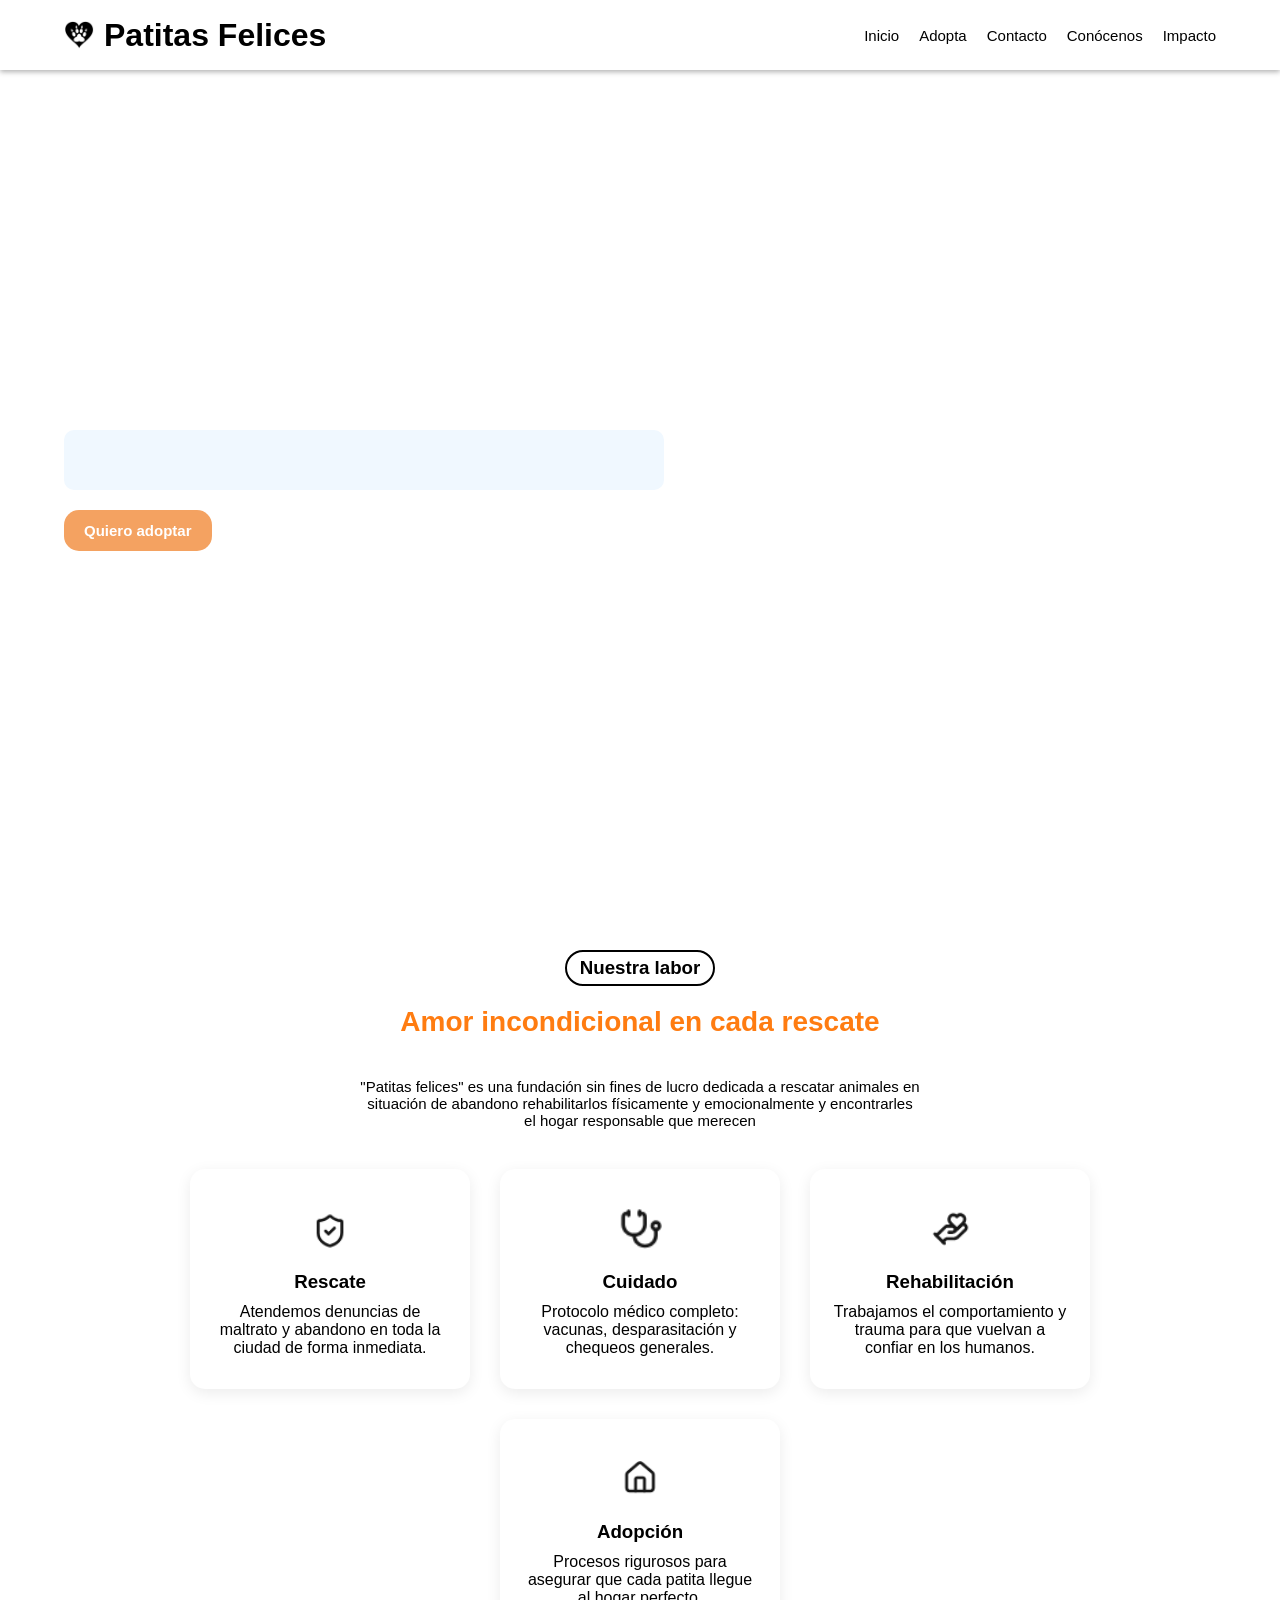
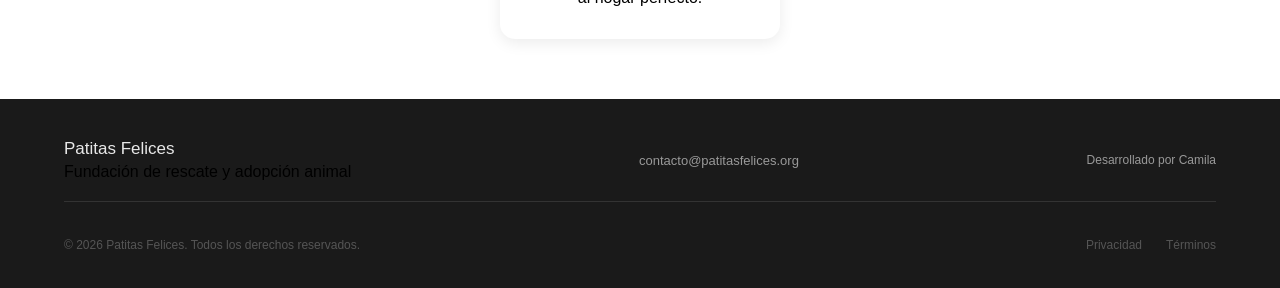
<file: index.html>
<!DOCTYPE html>
<html lang="es">
  <head>
    <meta charset="UTF-8" />
    <meta name="viewport" content="width=, initial-scale=1.0" />
    <title>Patitas felices</title>
    <link rel="stylesheet" href="style/styles.css"/>
  </head>

  <body>
    <header class="header">
      <div class="titulo">
        <img class="logo" src="images/logo.png" alt="Logo de la fundación" />
        <h1>Patitas Felices</h1>
      </div>
      <nav class="navegador">
        <a href="/index.html">Inicio</a>
        <a href="/adoptar.html">Adopta</a>
        <a href="/contacto.html">Contacto</a>
        <a href="/conocenos.html">Conócenos</a>
        <a href="/metricas.html">Impacto</a>
      </nav>
    </header>
    <div class="fondo-header"></div>
    <main>
      <div class="carousel">
        <span>Adopta una mascota</span>
        <span>Ellos también merecen un hogar</span>
        <span>Ayúdanos a salvar vidas</span>
      </div>
     <a href="adoptar.html">
    <button>Quiero adoptar</button>
    </a>
    </main>
    <section class="seccion1">
      <h3 class="h3">Nuestra labor</h3>
      <h1 class="h1-2">Amor incondicional en cada rescate</h1>
      <p class="parrafo">
        "Patitas felices" es una fundación sin fines de lucro dedicada a
        rescatar animales en situación de abandono rehabilitarlos físicamente y
        emocionalmente y encontrarles el hogar responsable que merecen
      </p>
      <div class="cont-tarjetas">
        <div class="tarjeta">
          <img src="/images/scudo.png" alt="scudo" />
          <h3>Rescate</h3>
          <p>
            Atendemos denuncias de maltrato y abandono en toda la ciudad de
            forma inmediata.
          </p>
        </div>

        <div class="tarjeta">
          <img src="/images/stethoscope.png" alt="scudo" />
          <h3>Cuidado</h3>
          <p>
            Protocolo médico completo: vacunas, desparasitación y chequeos
            generales.
          </p>
        </div>

        <div class="tarjeta">
          <img src="/images/hand-heart.png" alt="scudo" />
          <h3>Rehabilitación</h3>
          <p>
            Trabajamos el comportamiento y trauma para que vuelvan a confiar en
            los humanos.
          </p>
        </div>

        <div class="tarjeta">
          <img src="/images/house.png" alt="scudo" />
          <h3>Adopción</h3>
          <p>
            Procesos rigurosos para asegurar que cada patita llegue al hogar
            perfecto.
          </p>
        </div>
      </div>
    </section>

    <footer class="footer">
      <div class="footer-general">
        <div class="footer-nombre">
          <span class="nombre">Patitas Felices</span>
          <span class="eslogan">Fundación de rescate y adopción animal</span>
        </div>

        <a href="contacto@patitasfelices.org" class="pie-correo">
          contacto@patitasfelices.org
        </a>

        <p class="desarrollado-por">Desarrollado por Camila</p>
      </div>

      <div class="copyrigh">
        <hr />
        <span class="derechos"
          >© 2026 Patitas Felices. Todos los derechos reservados.</span
        >
        <div class="enlaces">
          <a href="#">Privacidad</a>
          <a href="#">Términos</a>
        </div>
      </div>
    </footer>
  </body>
</html>
</file>
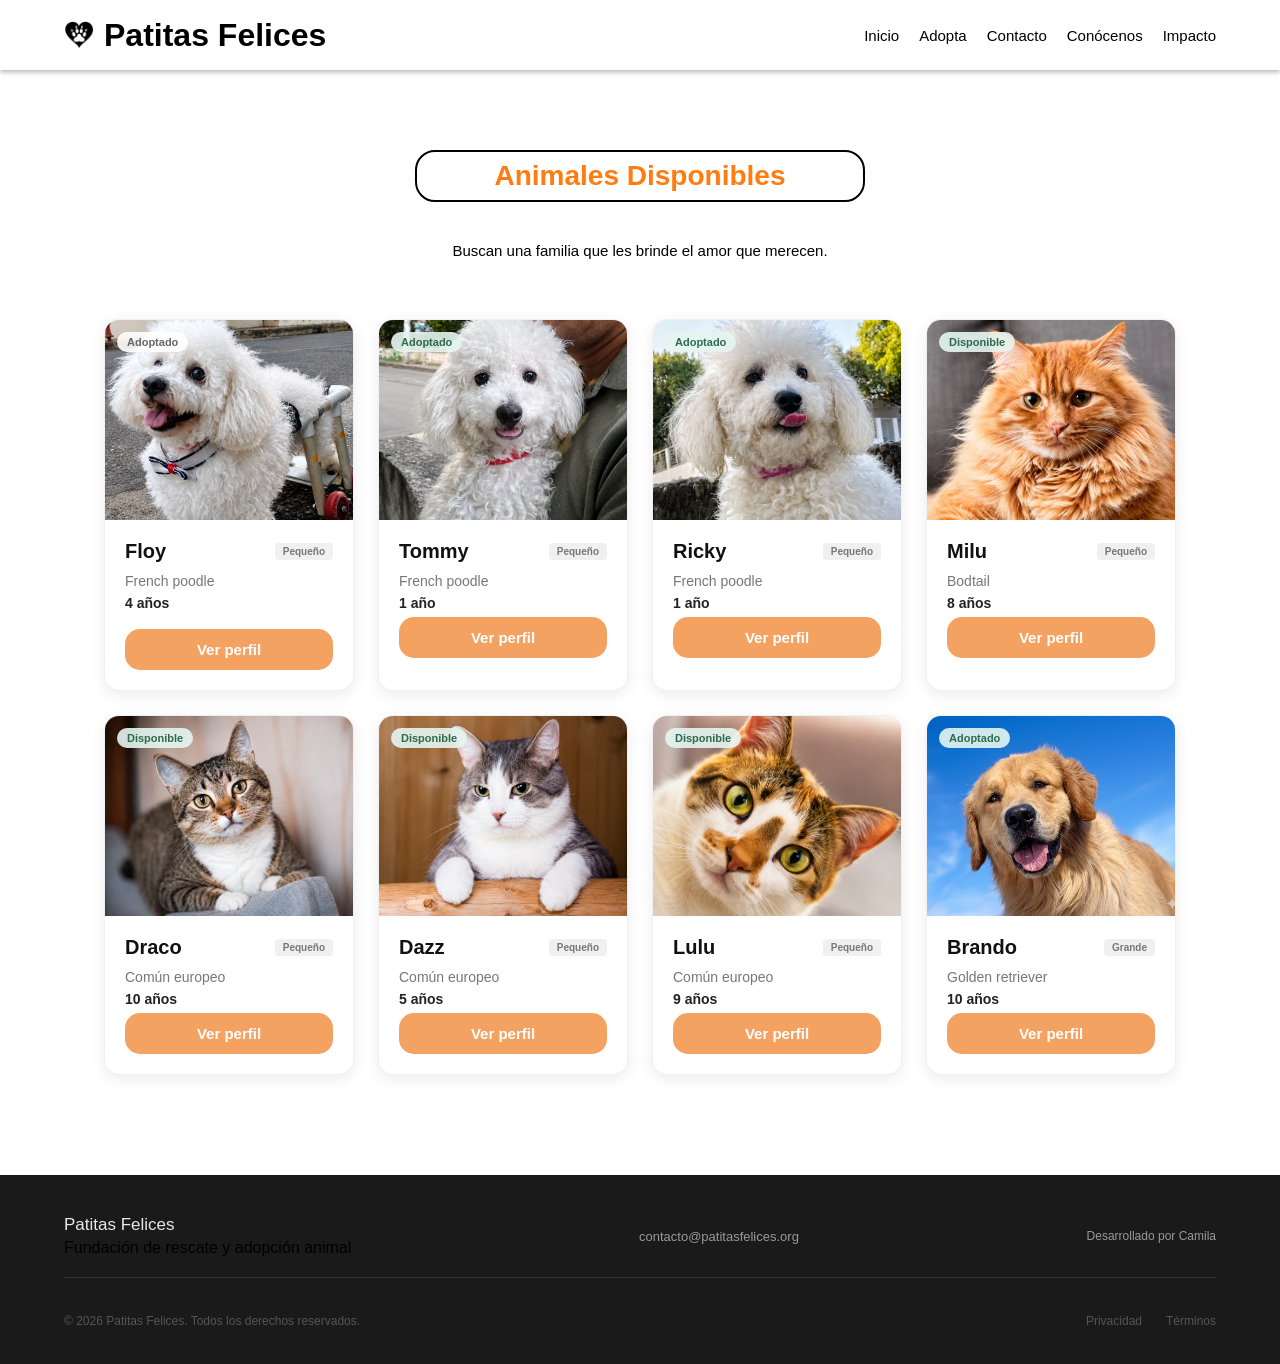
<file: adoptar.html>
<!DOCTYPE html>
<html lang="es">

<head>
    <meta charset="UTF-8">
    <meta name="viewport" content="width=device-width, initial-scale=1.0">
    <title>Adoptar</title>
    <link rel="stylesheet" href="style/styles.css">
</head>

<body>
    <header class="header">
        <div class="titulo">
            <img class="logo" src="images/logo.png" alt="Logo de la fundación" />
            <h1>Patitas Felices</h1>
        </div>
        <nav class="navegador">
            <a href="/index.html">Inicio</a>
            <a href="/adoptar.html">Adopta</a>
            <a href="/contacto.html">Contacto</a>
            <a href="/conocenos.html">Conócenos</a>
            <a href="/metricas.html">Impacto</a>
        </nav>
    </header>
    <div class="fondo-header"></div>

    <section class="seccion-adopta">
    <div class="encabezado-adopta">
        <h2 class="titulo-adopta">Animales Disponibles</h2>
        <p class="texto-adopta">Buscan una familia que les brinde el amor que merecen.</p>
    </div>

    <div class="grid-animales">
        <div class="tarjetas-animales">
            <div class="imagen-contenedor">
                <span class="badge-estado">Adoptado</span>
                <img src="/images/perro1F.png" alt="perro con silla de rueda canina">
            </div>
            <div class="contenido-tarjeta">
                <div class="encabezado-tarjeta">
                    <h3>Floy</h3>
                    <span class="badge-tamano">Pequeño</span>
                </div>
                <p class="raza">French poodle</p>
                <p class="edad">4 años</p>
                <a href="perfil-perro.html"><button class="btn-perfil">Ver perfil</button></a>
            </div>
        </div>

        <div class="tarjetas-animales">
            <div class="imagen-contenedor">
                <span class="badge-estado adoptado">Adoptado</span>
                <img src="/images/perro2T.png" alt="tommy">
            </div>
            <div class="contenido-tarjeta">
                <div class="encabezado-tarjeta">
                    <h3>Tommy</h3>
                    <span class="badge-tamano">Pequeño</span>
                </div>
                <p class="raza">French poodle</p>
                <p class="edad">1 año</p>
               <button class="btn-perfil">Ver perfil</button>
            </div>
        </div>


         <div class="tarjetas-animales">
            <div class="imagen-contenedor">
                <span class="badge-estado adoptado">Adoptado</span>
                <img src="/images/perro3R.png" alt="Ricky">
            </div>
            <div class="contenido-tarjeta">
                <div class="encabezado-tarjeta">
                    <h3>Ricky</h3>
                    <span class="badge-tamano">Pequeño</span>
                </div>
                <p class="raza">French poodle</p>
                <p class="edad">1 año</p>
               <button class="btn-perfil">Ver perfil</button>
            </div>
        </div>

         <div class="tarjetas-animales">
            <div class="imagen-contenedor">
                <span class="badge-estado adoptado">Disponible</span>
                <img src="/images/gatooo1.png" alt="gato">
            </div>
            <div class="contenido-tarjeta">
                <div class="encabezado-tarjeta">
                    <h3>Milu</h3>
                    <span class="badge-tamano">Pequeño</span>
                </div>
                <p class="raza">Bodtail</p>
                <p class="edad">8 años</p>
               <button class="btn-perfil">Ver perfil</button>
            </div>
        </div>


         <div class="tarjetas-animales">
            <div class="imagen-contenedor">
                <span class="badge-estado adoptado">Disponible</span>
                <img src="/images/gatoo2.png" alt="gato">
            </div>
            <div class="contenido-tarjeta">
                <div class="encabezado-tarjeta">
                    <h3>Draco</h3>
                    <span class="badge-tamano">Pequeño</span>
                </div>
                <p class="raza">Común europeo</p>
                <p class="edad">10 años</p>
               <button class="btn-perfil">Ver perfil</button>
            </div>
        </div>

         <div class="tarjetas-animales">
            <div class="imagen-contenedor">
                <span class="badge-estado adoptado">Disponible</span>
                <img src="/images/gatoo3.png" alt="gato">
            </div>
            <div class="contenido-tarjeta">
                <div class="encabezado-tarjeta">
                    <h3>Dazz</h3>
                    <span class="badge-tamano">Pequeño</span>
                </div>
                <p class="raza">Común europeo</p>
                <p class="edad">5 años</p>
               <button class="btn-perfil">Ver perfil</button>
            </div>
        </div>
       

        
         <div class="tarjetas-animales">
            <div class="imagen-contenedor">
                <span class="badge-estado adoptado">Disponible</span>
                <img src="/images/gatoo4.png" alt="gato">
            </div>
            <div class="contenido-tarjeta">
                <div class="encabezado-tarjeta">
                    <h3>Lulu</h3>
                    <span class="badge-tamano">Pequeño</span>
                </div>
                <p class="raza">Común europeo</p>
                <p class="edad">9 años</p>
               <button class="btn-perfil">Ver perfil</button>
            </div>
        </div>

         
         <div class="tarjetas-animales">
            <div class="imagen-contenedor">
                <span class="badge-estado adoptado">Adoptado</span>
                <img src="/images/perroo5.jpeg" alt="perro">
            </div>
            <div class="contenido-tarjeta">
                <div class="encabezado-tarjeta">
                    <h3>Brando</h3>
                    <span class="badge-tamano">Grande</span>
                </div>
                <p class="raza">Golden retriever</p>
                <p class="edad">10 años</p>
               <button class="btn-perfil">Ver perfil</button>
            </div>
        </div>


        </div>
</section>






        <footer class="footer">
            <div class="footer-general">
                <div class="footer-nombre">
                    <span class="nombre">Patitas Felices</span>
                    <span class="eslogan">Fundación de rescate y adopción animal</span>
                </div>

                <a href="contacto@patitasfelices.org" class="pie-correo">
                    contacto@patitasfelices.org
                </a>

                <p class="desarrollado-por">Desarrollado por Camila</p>
            </div>

            <div class="copyrigh">
                <hr />
                <span class="derechos">© 2026 Patitas Felices. Todos los derechos reservados.</span>
                <div class="enlaces">
                    <a href="#">Privacidad</a>
                    <a href="#">Términos</a>
                </div>
            </div>
        </footer>
</body>

</html>
</file>
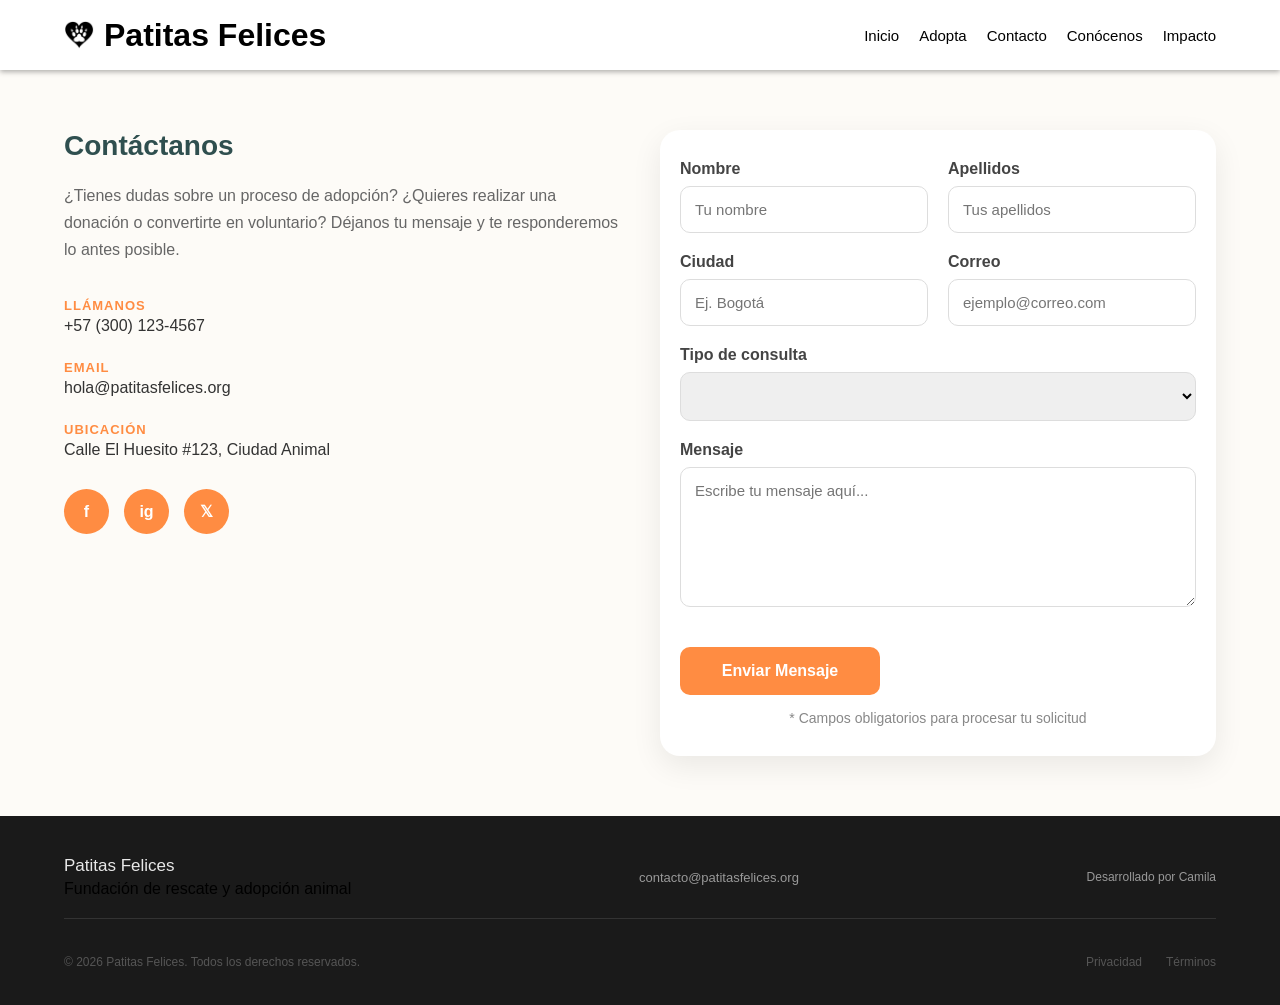
<file: contacto.html>
<!DOCTYPE html>
<html lang="es">

<head>
  <meta charset="UTF-8">
  <meta name="viewport" content="width=device-width, initial-scale=1.0">
  <title>Contacto</title>
  <link rel="stylesheet" href="style/styles.css">
</head>

<body>

  <body>
    <header class="header">
      <div class="titulo">
        <img class="logo" src="images/logo.png" alt="Logo de la fundación" />
        <h1>Patitas Felices</h1>
      </div>
      <nav class="navegador">
        <a href="/index.html">Inicio</a>
        <a href="/adoptar.html">Adopta</a>
        <a href="/contacto.html">Contacto</a>
        <a href="/conocenos.html">Conócenos</a>
        <a href="/metricas.html">Impacto</a>
      </nav>
    </header>
    <div class="fondo-header"></div>

    <section class="seccion-contacto">
      <div class="informacion-contacto">
        <h2>Contáctanos</h2>
        <p>¿Tienes dudas sobre un proceso de adopción? ¿Quieres realizar una donación o convertirte en
          voluntario? Déjanos tu mensaje y te responderemos lo antes posible.</p>

        <div class="dato-contacto">
          <div class="texto-dato">
            <span class="etiqueta-dato">LLÁMANOS</span>
            <span class="valor-dato">+57 (300) 123-4567</span>
          </div>
        </div>

        <div class="dato-contacto">
          <div class="texto-dato">
            <span class="etiqueta-dato">EMAIL</span>
            <span class="valor-dato">hola@patitasfelices.org</span>
          </div>
        </div>

        <div class="dato-contacto">
          <div class="texto-dato">
            <span class="etiqueta-dato">UBICACIÓN</span>
            <span class="valor-dato">Calle El Huesito #123, Ciudad Animal</span>
          </div>
        </div>

        <div class="redes-sociales">
          <a class="enlace-red" href="#">f</a>
          <a class="enlace-red" href="#">ig</a>
          <a class="enlace-red" href="#">𝕏</a>
        </div>
      </div>

      <div class="formulario-contacto">
        <div class="tarjeta-formulario">
          <div class="fila-formulario">
            <div class="grupo-formulario">
              <label for="nombre">Nombre</label>
              <input type="text" id="nombre" placeholder="Tu nombre">
            </div>
            <div class="grupo-formulario">
              <label for="apellidos">Apellidos</label>
              <input type="text" id="apellidos" placeholder="Tus apellidos">
            </div>
          </div>

          <div class="fila-formulario">
            <div class="grupo-formulario">
              <label for="ciudad">Ciudad</label>
              <input type="text" id="ciudad" placeholder="Ej. Bogotá">
            </div>
            <div class="grupo-formulario">
              <label for="correo">Correo</label>
              <input type="email" id="correo" placeholder="ejemplo@correo.com">
            </div>
          </div>

          <div class="grupo-formulario">
            <label for="tipo">Tipo de consulta</label>
            <select id="tipo">
              <option value="" disabled selected></option>
              <option>Adopción</option>
              <option>Donación</option>
              <option>Voluntariado</option>
              <option>Otro</option>
            </select>
          </div>

          <div class="grupo-formulario">
            <label for="mensaje">Mensaje</label>
            <textarea id="mensaje" placeholder="Escribe tu mensaje aquí..."></textarea>
          </div>

          <button class="boton-enviar">Enviar Mensaje</button>
          <p class="nota-campos">* Campos obligatorios para procesar tu solicitud</p>
        </div>
      </div>
    </section>
    <footer class="footer">
      <div class="footer-general">
        <div class="footer-nombre">
          <span class="nombre">Patitas Felices</span>
          <span class="eslogan">Fundación de rescate y adopción animal</span>
        </div>

        <a href="contacto@patitasfelices.org" class="pie-correo">
          contacto@patitasfelices.org
        </a>

        <p class="desarrollado-por">Desarrollado por Camila</p>
      </div>

      <div class="copyrigh">
        <hr />
        <span class="derechos">© 2026 Patitas Felices. Todos los derechos reservados.</span>
        <div class="enlaces">
          <a href="#">Privacidad</a>
          <a href="#">Términos</a>
        </div>
      </div>
    </footer>
  </body>

</html>
</file>
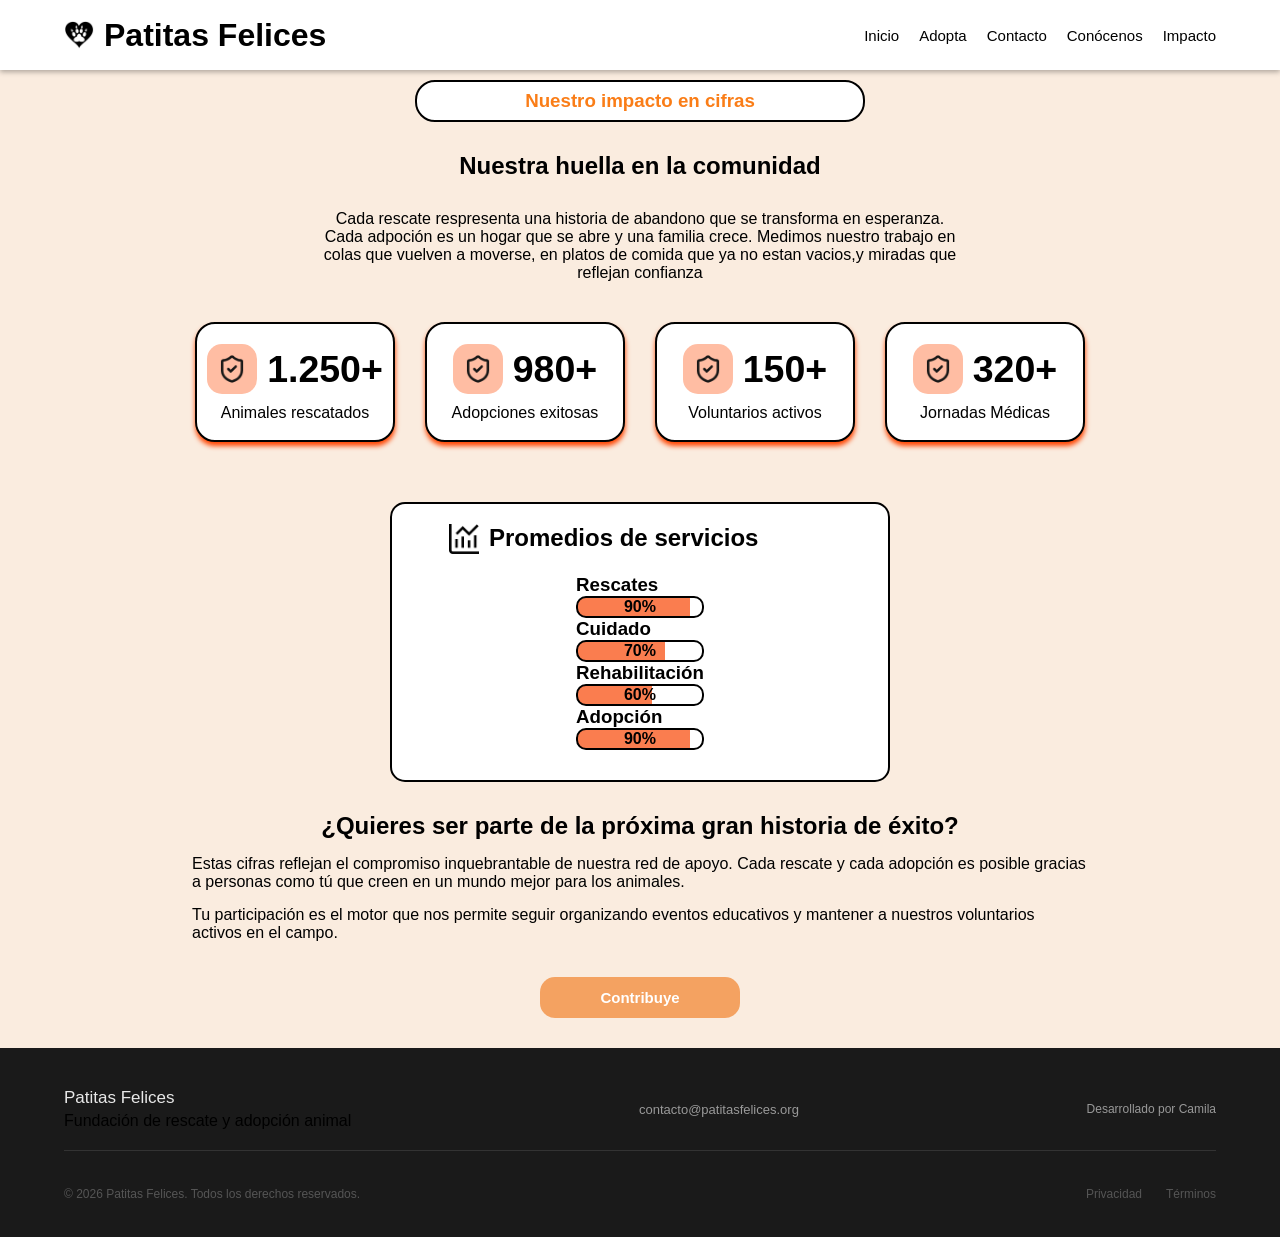
<file: metricas.html>
<!DOCTYPE html>
<html lang="es">
  <head>
    <meta charset="UTF-8" />
    <meta name="viewport" content="width=device-width, initial-scale=1.0" />
    <title>Métricas</title>
    <link rel="stylesheet" href="style/styles.css" />
  </head>
  <body class="impacto">
    <header class="header">
      <div class="titulo">
        <img class="logo" src="images/logo.png" alt="Logo de la fundación" />
        <h1>Patitas Felices</h1>
      </div>
      <nav class="navegador">
        <a href="/index.html">Inicio</a>
        <a href="/adoptar.html">Adopta</a>
        <a href="/contacto.html">Contacto</a>
        <a href="/conocenos.html">Conócenos</a>
        <a href="/metricas.html">Impacto</a>
      </nav>
    </header>
    <div class="fondo-header"></div>

    <section class="introduccion">
      <h3 class="h3-metrica">Nuestro impacto en cifras</h3>
      <h1 class="h1-metrica">Nuestra huella en la comunidad</h1>
      <p class="1-parrafo">
        Cada rescate respresenta una historia de abandono que se transforma en
        esperanza. Cada adpoción es un hogar que se abre y una familia crece.
        Medimos nuestro trabajo en colas que vuelven a moverse, en platos de
        comida que ya no estan vacios,y miradas que reflejan confianza
      </p>
    </section>

    <section>
      <div class="cont-datos">
        <div class="tjt">
          <div class="card-header">
            <img class="imagen" src="/images/scudo.png" alt="scudo" />
            <h2>1.250+</h2>
          </div>
          <p>Animales rescatados</p>
        </div>

        <div class="tjt">
            <div class="card-header">
              <img class="imagen" src="/images/scudo.png" alt="scudo" />
              <h2>980+</h2>
            </div>
            <p>Adopciones exitosas</p>
          </div>

          <div class="tjt">
            <div class="card-header">
              <img class="imagen" src="/images/scudo.png" alt="scudo" />
              <h2>150+</h2>
            </div>
            <p>Voluntarios activos</p>
          </div>

          <div class="tjt">
            <div class="card-header">
              <img class="imagen" src="/images/scudo.png" alt="scudo" />
              <h2>320+</h2>
            </div>
            <p>Jornadas Médicas</p>
          </div>
      </div>
    </section>

    <section class="estaditicas">
      <div class="tarjeta-promedio">
        <img class="icon-promedio" src="/images/promedio.png" alt="promedio" />
        <h1>Promedios de servicios</h1>
      </div>
      <div class="tabla">
        <div>
          <h3>Rescates</h3>
          <h4 class="barra">90%</h4>
        </div>
        <div>
          <h3>Cuidado</h3>
          <h4 class="barra2">70%</h4>
        </div>
        <div>
          <h3>Rehabilitación</h3>
          <h4 class="barra3">60%</h4>
        </div>
        <div>
            <h3>Adopción</h3>
            <h4 class="barra4">90%</h4>
          </div>
      </div>
    </section>
    <section class="parrafo-grafico">
        <h2>¿Quieres ser parte de la próxima gran historia de éxito?</h2>
        <p>Estas cifras reflejan el compromiso inquebrantable de nuestra red de apoyo. Cada rescate y cada adopción es posible gracias a personas como tú que creen en un mundo mejor para los animales.</p>
        <p>
            Tu participación es el motor que nos permite seguir organizando eventos educativos y mantener a nuestros voluntarios activos en el campo.</p>
        <button>Contribuye</button>
    </section>
    <footer class="footer">
      <div class="footer-general">
        <div class="footer-nombre">
          <span class="nombre">Patitas Felices</span>
          <span class="eslogan">Fundación de rescate y adopción animal</span>
        </div>

        <a href="contacto@patitasfelices.org" class="pie-correo">
          contacto@patitasfelices.org
        </a>

        <p class="desarrollado-por">Desarrollado por Camila</p>
      </div>

      <div class="copyrigh">
        <hr />
        <span class="derechos"
          >© 2026 Patitas Felices. Todos los derechos reservados.</span
        >
        <div class="enlaces">
          <a href="#">Privacidad</a>
          <a href="#">Términos</a>
        </div>
      </div>
    </footer>
  </body>
</html>
</file>
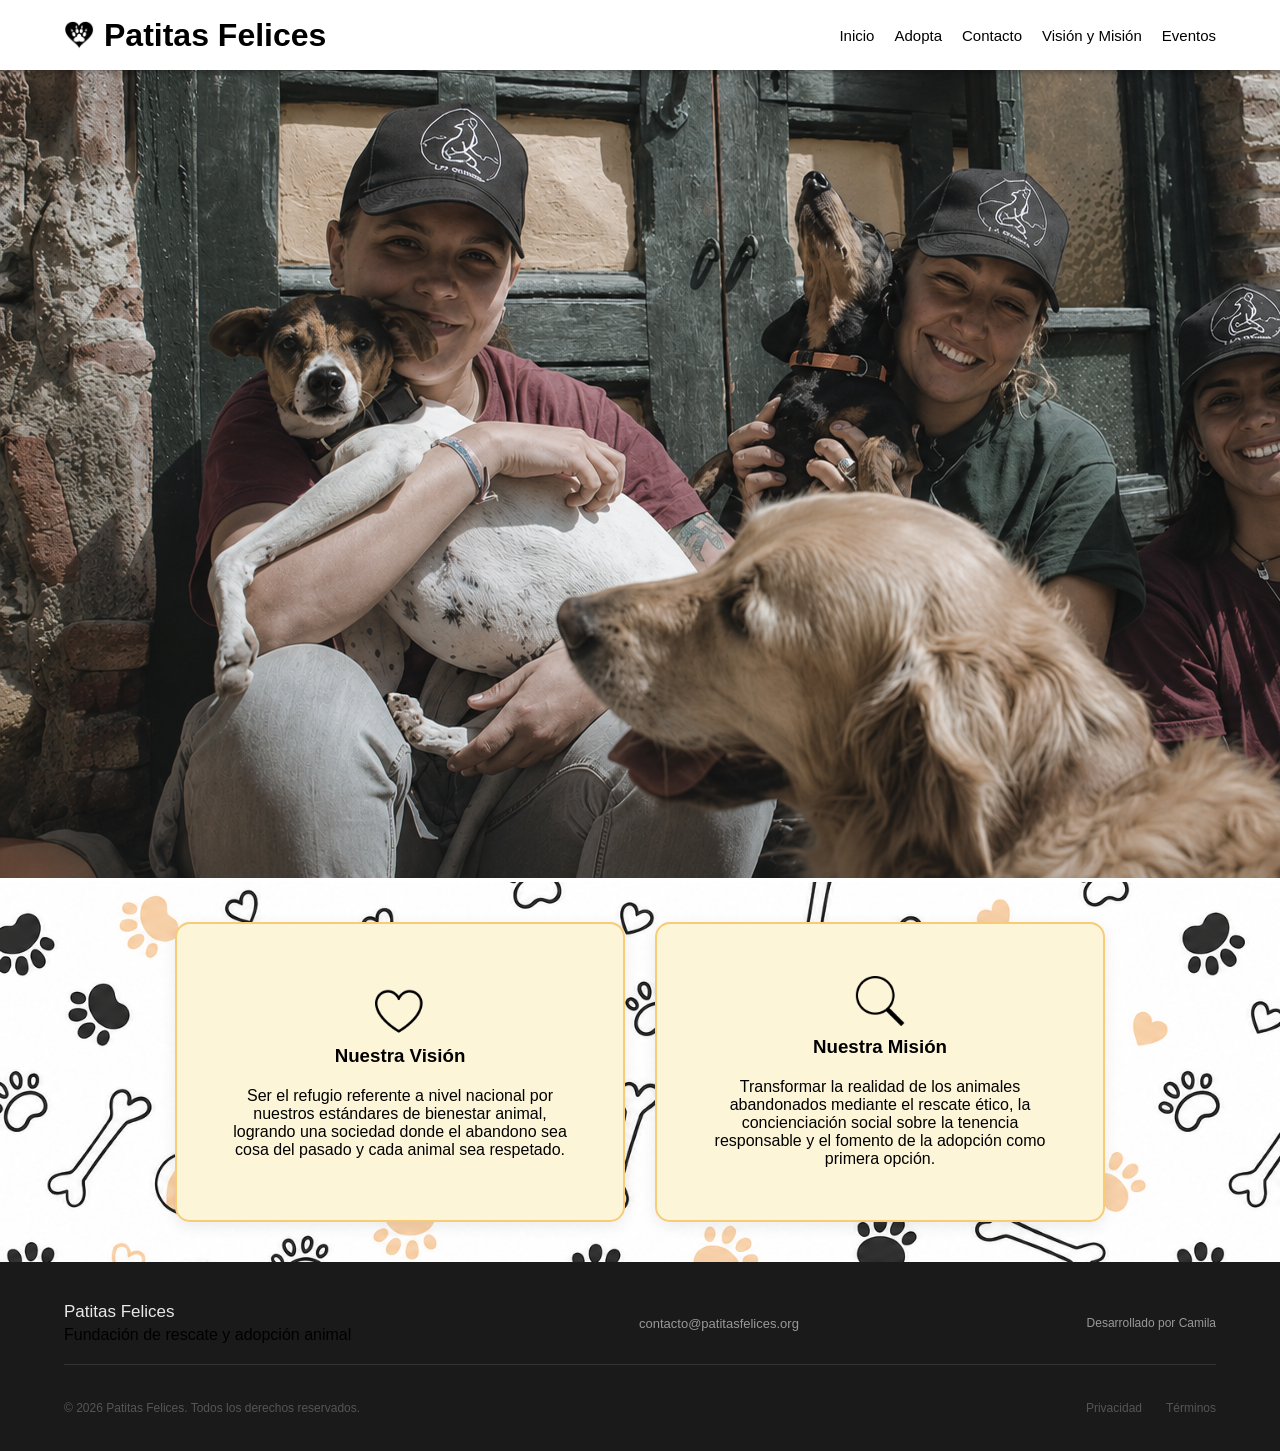
<file: misionYvision.html>
<!DOCTYPE html>
<html lang="es">
<head>
    <meta charset="UTF-8">
    <meta name="viewport" content="width=device-width, initial-scale=1.0">
    <title>Visión y misión</title>
    <link rel="stylesheet" href="styles.css">
</head>
<body>
    <header class="header">
        <div class="titulo">
            <img class="logo" src="images/logo.png" alt="Logo de la fundación">
            <h1>Patitas Felices</h1>
        </div>
        <nav class="navegador">
            <a href="/index.html">Inicio</a>
            <a href="#adopta">Adopta</a>
            <a href="#contacto">Contacto</a>
            <a href="/misionYvision.html">Visión y Misión</a>
             <a href="/carrusel-eventos.html">Eventos</a>
        </nav>
    </header>
    
    

    <section class="cont-imagen-principal">
        <img class=" imagen-principal" src="images/rescate.png" alt="Personas abrazando perros">
    </section>
    <section>
        <div class="vision-mision">
            <div class="vision">
                <img class="corazon" src="/images/corazon.png" alt="corazon">
                <h3>Nuestra Visión</h3>
                <p>Ser el refugio referente a nivel nacional por nuestros estándares de bienestar animal, logrando una sociedad donde el abandono sea cosa del pasado y cada animal sea respetado.</p>
            </div>
            <div class="mision">
                <img class="lupa" src="/images/lupa.png" alt="lupa">
                <h3>Nuestra Misión</h3>
                <p>Transformar la realidad de los animales abandonados mediante el rescate ético, la concienciación social sobre la tenencia responsable y el fomento de la adopción como primera opción.</p>
            </div>
    </section>
     <footer class="footer">
  <div class="footer-general">
    <div class="footer-nombre">
      <span class="nombre">Patitas Felices</span>
      <span class="eslogan">Fundación de rescate y adopción animal</span>
    </div>

    <a href="contacto@patitasfelices.org" class="pie-correo">
      contacto@patitasfelices.org
    </a>

    <p class="desarrollado-por">Desarrollado por Camila</p>
  </div>

  <div class="copyrigh">
    <hr>
    <span class="derechos">© 2026 Patitas Felices. Todos los derechos reservados.</span>
    <div class="enlaces">
      <a href="#">Privacidad</a>
      <a href="#">Términos</a>
    </div>
  </div>
</footer>
    
</body>
</html>
</file>
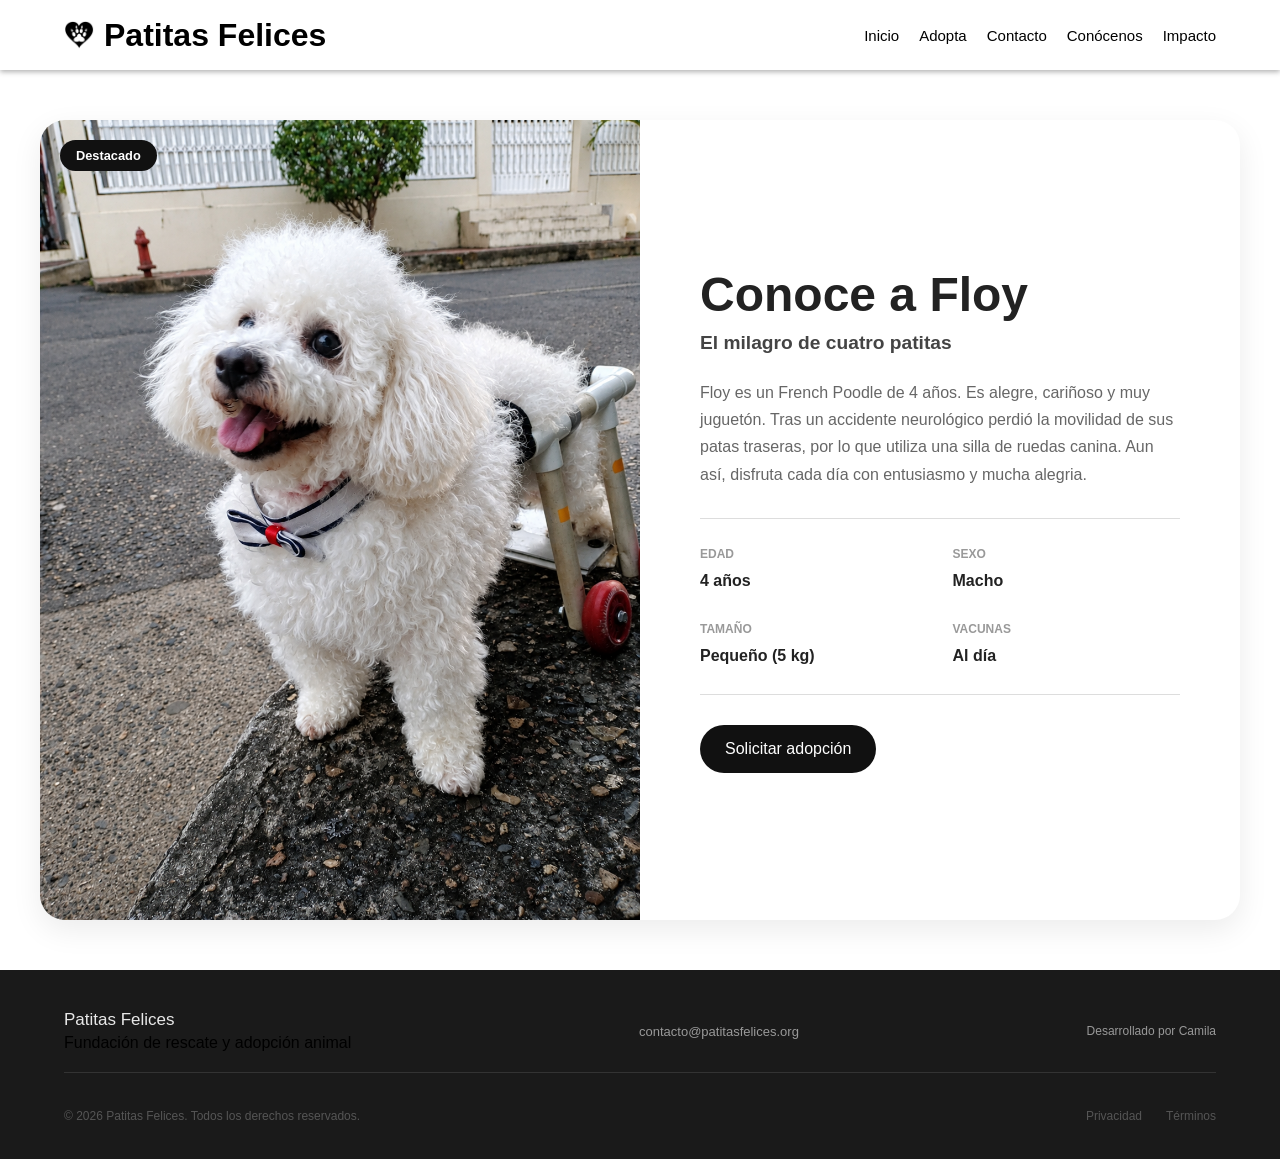
<file: perfil-perro.html>
<!DOCTYPE html>
<html lang="es">

<head>
    <meta charset="UTF-8">
    <meta name="viewport" content="width=device-width, initial-scale=1.0">
    <title>Conóceme</title>
    <link rel="stylesheet" href="style/styles.css">
</head>

<body>
    <header class="header">
        <div class="titulo">
            <img class="logo" src="images/logo.png" alt="Logo de la fundación" />
            <h1>Patitas Felices</h1>
        </div>
        <nav class="navegador">
            <a href="/index.html">Inicio</a>
            <a href="/adoptar.html">Adopta</a>
            <a href="/contacto.html">Contacto</a>
            <a href="/conocenos.html">Conócenos</a>
            <a href="/metricas.html">Impacto</a>
        </nav>
    </header>
    <div class="fondo-header"></div>


   <section class="perfil-animal">

    <div class="imagen-animal">
        <span class="etiqueta">Destacado</span>
        <img src="images/floy.png" alt="Luna">
    </div>

    <div class="info-animal">
        <h2>Conoce a Floy</h2>
        <h3>El milagro de cuatro patitas</h3>

        <p>
            Floy es un French Poodle de 4 años. Es alegre, cariñoso y muy juguetón. Tras un accidente neurológico perdió la movilidad de sus patas traseras, por lo que utiliza una silla de ruedas canina. Aun así, disfruta cada día con entusiasmo y mucha alegria.</p>

        <div class="datos">
            <div>
                <span>EDAD</span>
                <p>4 años</p>
            </div>

            <div>
                <span>SEXO</span>
                <p>Macho</p>
            </div>

            <div>
                <span>TAMAÑO</span>
                <p>Pequeño (5 kg)</p>
            </div>

            <div>
                <span>VACUNAS</span>
                <p>Al día</p>
            </div>
        </div>

        <div class="botones">
            <a href="contacto.html" class="btn-principal">Solicitar adopción</a>
        </div>
    </div>

</section>


    <footer class="footer">
        <div class="footer-general">
            <div class="footer-nombre">
                <span class="nombre">Patitas Felices</span>
                <span class="eslogan">Fundación de rescate y adopción animal</span>
            </div>

            <a href="contacto@patitasfelices.org" class="pie-correo">
                contacto@patitasfelices.org
            </a>

            <p class="desarrollado-por">Desarrollado por Camila</p>
        </div>

        <div class="copyrigh">
            <hr />
            <span class="derechos">© 2026 Patitas Felices. Todos los derechos reservados.</span>
            <div class="enlaces">
                <a href="#">Privacidad</a>
                <a href="#">Términos</a>
            </div>
        </div>
    </footer>
</body>

</html>
</file>
<file: style/styles.css>
* {
    box-sizing: border-box;
    margin: 0;
    padding: 0;
    font-family: Verdana, Geneva, Tahoma, sans-serif;
}

body {
    overflow-x: hidden;
}

p {
    color: white;
}

.h1-2, 
.encabezado-adopta h2 {
    text-align: center;
    color: #ff7c11; 
    margin-top: 20px;
    font-size: clamp(28px, 5%, 40px); 
    font-weight: 700;
}

.titulo-conocenos, 
.titulo-carrusel, 
.titulo-adopta,
.h3-metrica {
    color: #fa7d17;
    text-align: center;
    border: 2px solid black;
    border-radius: 20px;
    width: 90%;
    max-width: 450px;
    margin: 0px auto 0 auto;
    padding: 8px 0;
}

.titulo-carrusel {
    font-size: 30px;
}

.titulo-conocenos {
    margin-top: 30px;
}

.h3 {
    margin: 20px auto;
    width: 150px;
    border: 2px solid black;
    border-radius: 20px;
    text-align: center;
    padding: 5px 0;
}

.subtitulo-carrusel {
    text-align: center;
    margin-top: 20px;
    padding: 0 5%;
}

.parrafo, .texto-adopta, 
.encabezado-adopta p {
    color: #000000;
    text-align: center;
    padding: 20px;
    width: 100%;
    max-width: 600px;
    margin: 20px auto;
    font-size: 15px; 
}

.parrafo {
    background-color: #ffffff;
}

button, 
.btn-perfil {
    width: 100%;
    max-width: 200px;
    font-size: 15px;
    border-radius: 15px;
    border: none;
    background-color: #f4a261;
    color: white;
    font-weight: 700;
    padding: 12px 20px;
    cursor: pointer;
    transition: all 0.3s ease-in-out;
    text-align: center;
    display: inline-block;
}

button {
    margin-top: 20px;
}

.btn-perfil {
    max-width: 100%; 
    margin: 0 !important; 
}

button:hover, 
.btn-perfil:hover {
    box-shadow: 0 5px 15px rgba(0,0,0,0.3);
    transform: scale(0.95);
    background-color: #f59547;
}

header {
    background-color: rgb(255, 255, 255); 
    position: fixed;
    top: 0;
    left: 0;
    width: 100%;
    height: 70px;
    box-shadow: 0 2px 5px rgba(0, 0, 0, 0.3);
    display: flex;
    align-items: center;
    justify-content: space-between;
    z-index: 1000;
    padding: 0 5%;
}

.fondo-header {
    width: 100%;
    height: 70px;
    background-color: white;
}

.titulo {
    display: flex;
    align-items: center;
    gap: 10px;
}

.logo {
    width: 30px;
    height: 30px;
}

.navegador {
    display: flex;
    gap: 20px;
}

.navegador a {
    text-decoration: none;
    color: black;
    font-size: 15px; 
    transition: color 0.3s;
}

.navegador a:hover {
    color: #f4a261;
}

main {
    animation: carrusel 10s linear infinite alternate;
    background-repeat: no-repeat;
    background-position: center;
    background-size: cover;
    width: 100%;
    min-height: 800px;
    display: flex;
    flex-direction: column;
    justify-content: center;
    align-items: flex-start;
    padding: 20px 5%;
}

@keyframes carrusel {
    0% { background-image: url("/images/imagen1.jpg"); }
    50% { background-image: url("/images/imagen2.jpg"); }
    100% { background-image: url("/images/imagen3.jpg"); }
}

.slogan {
    color: #F4A261;
    border: 3px solid rgb(255, 255, 255);
    width: 100%;
    max-width: 570px;
    border-radius: 20px;
    background-color: aliceblue;
    margin-top: 30px;
    padding: 15px;
}

.carousel {
    position: relative;
    width: 100%;
    max-width: 600px;
    height: 60px;
    overflow: hidden;
    margin-top: 40px;
    border-radius: 10px;
    background-color: aliceblue;
    display: flex;
    align-items: center;
}
  
.carousel span {
    position: absolute;
    width: 100%;
    opacity: 0;
    animation: changeText 9s infinite;
    font-size: clamp(24px, 6%, 36px); 
    font-weight: bold;
    padding-left: 20px;
}
  
.carousel span:nth-child(1) { animation-delay: 0s; }
.carousel span:nth-child(2) { animation-delay: 3s; }
.carousel span:nth-child(3) { animation-delay: 6s; }
  
@keyframes changeText {
    0% { opacity: 0; transform: translateX(20px); }
    10% { opacity: 1; transform: translateX(0); }
    30% { opacity: 1; }
    40% { opacity: 0; transform: translateX(-20px); }
    100% { opacity: 0; }
}

.seccion1, 
.seccion-adopta {
    padding: 60px 5%;
    max-width: 1200px;
    margin: 0 auto;
}

.carrusel-rescates, 
.grid-animales {
    display: grid;
    gap: 24px;
    margin: 40px auto;
}

.carrusel-rescates {
    grid-template-columns: repeat(auto-fit, minmax(280px, 1fr));
    max-width: 1100px;
}

.grid-animales {
    grid-template-columns: repeat(auto-fit, minmax(250px, 1fr));
}

.cont-tarjetas, 
.vision-mision {
    display: flex;
    justify-content: center;
    flex-wrap: wrap;
    gap: 30px;
}

.vision-mision {
    background-image: url(images/fondo-patas.png);
    background-size: cover;
    padding: 40px 5%;
}

.tarjeta, 
.tarjetas-animales, 
.vision, 
.mision {
    background: #ffffff;
    border-radius: 15px;
    box-shadow: 0 4px 15px rgba(0,0,0,0.08);
    display: flex;
    flex-direction: column;
    transition: transform 0.3s ease, box-shadow 0.3s ease;
}

.tarjeta {
    width: 100%;
    max-width: 280px;
    min-height: 220px;
    padding: 25px 20px;
    justify-content: center;
    align-items: center;
    gap: 10px;
}

.tarjetas-animales {
    overflow: hidden;
    border: 1px solid #f0f0f0;
}

.vision, 
.mision {
    width: 100%;
    max-width: 450px;
    min-height: 300px;
    padding: 30px 20px;
    border: 2px solid rgb(248, 203, 119);
    background-color: #fdf5d8;
    justify-content: center;
    align-items: center;
    gap: 10px;
}

.tarjetas-animales:hover, 
.tarjeta:hover {
    transform: translateY(-5px);
    box-shadow: 0 6px 25px rgba(0, 0, 0, 0.12);
}

.vision:hover, 
.mision:hover {
    box-shadow: 0 4px 15px rgb(238, 141, 14);
}

.tarjeta p, 
.vision p, 
.mision p {
    color: black;
    width: 100%;
    text-align: center;
}

.vision p, 
.mision p {
    max-width: 350px;
    margin: 10px auto 0 auto;
}

.tarjeta img { width: 60px; height: auto; }
.corazon, .lupa { width: 50px; height: auto; }

.carrusel-rescates img {
    width: 100%; 
    height: 220px;
    object-fit: cover;
    border-radius: 10px;
    transition: transform 0.3s ease-in-out;
}

.carrusel-rescates img:hover {
    transform: scale(1.04); 
    cursor: pointer;
}

.imagen-contenedor {
    position: relative;
    width: 100%;
    height: 200px; 
    background-color: #f7f7f7;
}

.imagen-contenedor img {
    width: 100%;
    height: 100%;
    object-fit: cover;
}

.badge-estado {
    position: absolute;
    top: 12px;
    left: 12px;
    font-size: 11px; 
    font-weight: 600;
    padding: 4px 10px;
    border-radius: 20px;
    background: rgba(255, 255, 255, 0.9);
    color: #666666;
    z-index: 10;
}

.badge-estado.adoptado {
    background: rgba(230, 245, 240, 0.9);
    color: #2d6a4f;
}

.contenido-tarjeta {
    padding: 20px;
    display: flex;
    flex-direction: column;
    gap: 6px;
}

.encabezado-tarjeta {
    display: flex;
    justify-content: space-between;
    align-items: center;
    margin-bottom: 4px;
}

.encabezado-tarjeta h3 {
    font-size: 20px; 
    color: #111111;
    font-weight: 700;
}

.badge-tamano {
    font-size: 10px; 
    background-color: #f0f0f0;
    color: #777777;
    padding: 3px 8px;
    border-radius: 4px;
    font-weight: 600;
}

.contenido-tarjeta .raza { color: #777777; font-size: 14px; }
.contenido-tarjeta .edad { color: #222222; font-size: 14px; font-weight: 600; }

.contenido-tarjeta a {
    text-decoration: none;
    width: 100%;
    display: block;
    margin-top: 12px;
}

.seccion-contacto {
    display: flex;
    justify-content: space-between;
    align-items: flex-start;
    gap: 40px;
    padding: 60px 5%;
    background: #fdfbf7;
    flex-wrap: wrap;
}

.informacion-contacto {
    flex: 1;
    min-width: 280px;
}

.informacion-contacto h2 {
    font-size: clamp(28px, 5%, 40px); 
    margin-bottom: 20px;
    color: #2f4f4f;
}

.informacion-contacto p {
    color: #666;
    line-height: 27px; 
    margin-bottom: 35px;
}

.dato-contacto {
    margin-bottom: 25px;
}

.texto-dato {
    display: flex;
    flex-direction: column;
    gap: 4px;
}

.etiqueta-dato {
    font-size: 13px; 
    font-weight: 700;
    letter-spacing: 1px;
    color: #ff8c42;
}

.valor-dato {
    font-size: 16px; 
    color: #333;
}

.redes-sociales {
    display: flex;
    gap: 15px;
    margin-top: 30px;
}

.enlace-red {
    width: 45px;
    height: 45px;
    border-radius: 50%;
    background: #ff8c42;
    color: white;
    text-decoration: none;
    display: flex;
    justify-content: center;
    align-items: center;
    font-weight: bold;
    transition: .3s;
}

.enlace-red:hover {
    transform: translateY(-3px);
    background: #e97528;
}

.formulario-contacto {
    flex: 1;
    min-width: 280px;
}

.tarjeta-formulario {
    background: white;
    padding: 30px 20px;
    border-radius: 20px;
    box-shadow: 0 10px 30px rgba(0,0,0,.08);
    width: 100%;
}

.fila-formulario {
    display: flex;
    gap: 20px;
    width: 100%;
}

.grupo-formulario {
    display: flex;
    flex-direction: column;
    width: 100%;
    margin-bottom: 20px;
}

.grupo-formulario label {
    margin-bottom: 8px;
    font-weight: 600;
    color: #444;
}

.grupo-formulario input,
.grupo-formulario select,
.grupo-formulario textarea {
    padding: 14px;
    border: 1px solid #ddd;
    border-radius: 10px;
    font-size: 15px; 
    outline: none;
    transition: .3s;
    width: 100%;
}

.grupo-formulario input:focus,
.grupo-formulario select:focus,
.grupo-formulario textarea:focus {
    border-color: #ff8c42;
}

.grupo-formulario textarea {
    min-height: 140px;
    resize: vertical;
}

.boton-enviar {
    width: 100%;
    padding: 15px;
    border: none;
    border-radius: 10px;
    background: #ff8c42;
    color: white;
    font-size: 16px; 
    font-weight: 600;
    cursor: pointer;
    transition: .3s;
}

.boton-enviar:hover {
    background: #e97528;
}

.nota-campos {
    margin-top: 15px;
    font-size: 14px; 
    color: #888;
    text-align: center;
}

.footer {
    background-color: #1a1a1a;
    padding: 40px 5% 20px 5%;
    font-family: sans-serif;
    height: auto;
}

.footer-general, .copyrigh {
    display: flex;
    justify-content: space-between;
    align-items: center;
    flex-wrap: wrap;
    gap: 20px;
}

.footer-general {
    padding-bottom: 20px;
}

.footer-nombre {
    display: flex;
    flex-direction: column;
    gap: 4px;
}

.nombre {
    font-size: 17px;
    font-weight: 500;
    color: #e8e8e8;
}

.pie-correo {
    font-size: 13px;
    color: #999999;
    text-decoration: none;
    transition: color 0.2s;
}

.pie-correo:hover {
    color: #e8e8e8;
}

.desarrollado-por, .derechos, .enlaces a {
    font-size: 12px;
}

.desarrollado-por, .pie-correo, .derechos, .enlaces a {
    color: #999999;
}

hr {
    border: none;
    border-top: 1px solid #333333;
    margin: 0 0 16px 0;
    width: 100%;
}

.copyrigh {
    padding-bottom: 16px;
}

.derechos, .enlaces a {
    color: #555555;
}

.enlaces {
    display: flex;
    gap: 24px;
}

.enlaces a {
    text-decoration: none;
    transition: color 0.2s;
}

.enlaces a:hover {
    color: #aaaaaa;
}

.perfil-animal {
    max-width: 1200px;
    margin: 50px auto;
    background: #fff;
    border-radius: 25px;
    overflow: hidden;
    box-shadow: 0 10px 30px rgba(0,0,0,.08);
    display: flex;
}

.imagen-animal, .info-animal {
    width: 50%;
}

.imagen-animal {
    position: relative;
}

.imagen-animal img {
    width: 100%;
    height: 100%;
    object-fit: cover;
    display: block;
}

.etiqueta {
    position: absolute;
    top: 20px;
    left: 20px;
    background: #111;
    color: white;
    padding: 8px 16px;
    border-radius: 20px;
    font-size: .8rem;
    font-weight: 600;
}

.info-animal {
    padding: 60px;
    display: flex;
    flex-direction: column;
    justify-content: center;
}

.info-animal h2 {
    font-size: 3rem;
    margin-bottom: 10px;
    color: #222;
}

.info-animal h3 {
    font-size: 1.2rem;
    margin-bottom: 25px;
    color: #444;
}

.info-animal p {
    line-height: 1.7;
    color: #666;
}

.datos {
    margin: 30px 0;
    padding: 25px 0;
    border-top: 1px solid #ddd;
    border-bottom: 1px solid #ddd;
    display: grid;
    grid-template-columns: repeat(2, 1fr);
    gap: 25px;
}

.datos span {
    font-size: .75rem;
    color: #999;
    font-weight: 600;
}

.datos p {
    margin-top: 5px;
    font-weight: 600;
    color: #222;
}

.botones {
    display: flex;
    gap: 15px;
}

.btn-principal,
.btn-secundario {
    text-decoration: none;
    padding: 15px 25px;
    border-radius: 30px;
    transition: .3s;
    text-align: center;
}

.btn-principal {
    background: #111;
    color: white;
}

.btn-principal:hover {
    background: #ff914d;
}

.btn-secundario {
    border: 1px solid #ddd;
    color: #444;
}

.btn-secundario:hover {
    background: #f5f5f5;
}

@media (max-width: 900px) {
    .perfil-animal {
        flex-direction: column;
    }

    .imagen-animal,
    .info-animal {
        width: 100%;
    }

    .info-animal {
        padding: 30px;
    }

    .info-animal h2 {
        font-size: 2rem;
    }

    .botones {
        flex-direction: column;
    }
}

@media (max-width: 768px) {
    header {
        flex-direction: column;
        height: auto;
        padding: 15px;
        gap: 10px;
        position: relative;
    }

    .fondo-header {
        display: none;
    }

    main {
        align-items: center;
        text-align: center;
        min-height: 600px;
    }

    .carousel span {
        padding-left: 0;
    }

    .fila-formulario {
        flex-direction: column;
        gap: 0;
    }

    .footer-general, .copyrigh {
        flex-direction: column;
        text-align: center;
    }

    .introduccion p {
        width: 100% !important;
        padding: 0 20px;
    }
    
    .estaditicas {
        width: 100% !important;
        max-width: 500px;
    }

    .barra, .barra2, .barra3, .barra4 {
        width: 90% !important;
        max-width: 400px;
    }

    .tarjeta-promedio {
        margin-left: 5% !important;
    }
}

@media (max-width: 480px) {
    .navegador {
        flex-wrap: wrap;
        justify-content: center;
        gap: 12px;
    }
}

.introduccion{
    text-align: center;
    background-color: rgb(250, 236, 223) ;
    padding: 10px 5%;
}
.introduccion p{
    text-align: center;
    color: #000000;
}
.introduccion h1{
    margin-top: 30px;
}
.introduccion p{
    margin: 0 auto;
    margin-top: 30px;
    width: 100%;
    max-width: 650px;
}
.h3-metrica{
    background-color: white;
}
.cont-datos{
    display: flex;
    justify-content: center;
    flex-wrap: wrap;
    gap: 30px;
    background-color: rgb(250, 236, 223) ;;
}
.tjt{
    margin-top: 30px;
    border: 2px solid black;
    box-shadow: 0.3px 4px 5px orangered;
    border-radius: 20px;
    text-align: center;
    height: 120px;
    width: 200px;
    display: flex;
    flex-direction: column;
    padding: 20px;
    margin-bottom: 30px;
    background-color: white;
}

.tjt .card-header {
    display: flex;
    align-items: center;
    justify-content: center;
    gap: 10px;
    font-size: 25px
}

.tjt p {
    color: #000000;
    margin: 10px 0px;
}

.tjt img{
    width: 50px;
    height: 50px;
}
.tjt .card-header .imagen{
    background-color: rgb(255, 189, 163);
    border-radius: 15px;
}

.tjt:hover{
    transform: scale(1.04); 
    cursor: pointer;
}
.icon-promedio{
    width: 30px;
    height: 30px;
}
.barra{
    border: 2px solid black;
    border-radius: 10px;
    width: 100%;
    max-width: 400px;
    text-align: center;
    background: linear-gradient(to right, rgb(250, 125, 79) 0% 90%, white 90% 100%);
}
.barra2{
    border: 2px solid black;
    border-radius: 10px;
    width: 100%;
    max-width: 400px;
    text-align: center;
    background: linear-gradient(to right, rgb(250, 125, 79) 0% 70%, white 70% 100%);
}
.barra3{
    border: 2px solid black;
    border-radius: 10px;
    width: 100%;
    max-width: 400px;
    text-align: center;
    background: linear-gradient(to right, rgb(250, 125, 79) 0% 60%, white 60% 100%);
}
.barra4{
    border: 2px solid black;
    border-radius: 10px;
    width: 100%;
    max-width: 400px;
    text-align: center;
    background: linear-gradient(to right, rgb(250, 125, 79) 0% 90%, white 90% 100%);
}
.estaditicas{
    border: 2px solid black;
    border-radius: 15px;
    width: 100%;
    max-width: 500px;
    display: flex;
    flex-direction: column;
    align-items: center;
    margin: 30px auto;
    background-color: white;
    padding-bottom: 30px;
    padding-left: 10px;
    padding-right: 10px;
}
.tarjeta-promedio{
    align-self: flex-start;
    margin-left: 47px;
    display: flex;
    gap: 10px;
    margin-bottom: 20px;
    margin-top: 20px;
}
.impacto{
    background-color: rgb(250, 236, 223);
}
.parrafo-grafico{
    width: 100%;
    display: flex;
    flex-direction: column;
    align-items: center;
    gap: 15px;
    margin-bottom: 30px;
}
.parrafo-grafico p{
    color: black;
    width: 70%;
}
</file>
<file: styles.css>
* {
    box-sizing: border-box;
    margin: 0;
    padding: 0;
    font-family: Verdana, Geneva, Tahoma, sans-serif;
}

body {
    overflow-x: hidden;
}

p {
    color: white;
}

.h1-2, 
.encabezado-adopta h2 {
    text-align: center;
    color: #ff7c11; 
    margin-top: 20px;
    font-size: clamp(28px, 5%, 40px); 
    font-weight: 700;
}

.titulo-conocenos, 
.titulo-carrusel, 
.titulo-adopta {
    color: #fa7d17;
    text-align: center;
    border: 2px solid black;
    border-radius: 20px;
    width: 90%;
    max-width: 450px;
    margin: 30px auto 0 auto;
    padding: 8px 0;
}

.titulo-carrusel {
    font-size: 30px;
}

.titulo-conocenos {
    margin-top: 30px;
}

.h3 {
    margin: 20px auto;
    width: 150px;
    border: 2px solid black;
    border-radius: 20px;
    text-align: center;
    padding: 5px 0;
}

.subtitulo-carrusel {
    text-align: center;
    margin-top: 20px;
    padding: 0 5%;
}

.parrafo, .texto-adopta, 
.encabezado-adopta p {
    color: #000000;
    text-align: center;
    padding: 20px;
    width: 100%;
    max-width: 600px;
    margin: 20px auto;
    font-size: 15px; 
}

.parrafo {
    background-color: #ffffff;
}

button, 
.btn-perfil {
    width: 100%;
    max-width: 200px;
    font-size: 15px;
    border-radius: 15px;
    border: none;
    background-color: #f4a261;
    color: white;
    font-weight: 700;
    padding: 12px 20px;
    cursor: pointer;
    transition: all 0.3s ease-in-out;
    text-align: center;
    display: inline-block;
}

button {
    margin-top: 20px;
}

.btn-perfil {
    max-width: 100%; 
    margin: 0 !important; 
}

button:hover, 
.btn-perfil:hover {
    box-shadow: 0 5px 15px rgba(0,0,0,0.3);
    transform: scale(0.95);
    background-color: #f59547;
}

header {
    background-color: rgb(255, 255, 255); 
    position: fixed;
    top: 0;
    left: 0;
    width: 100%;
    height: 70px;
    box-shadow: 0 2px 5px rgba(0, 0, 0, 0.3);
    display: flex;
    align-items: center;
    justify-content: space-between;
    z-index: 1000;
    padding: 0 5%;
}

.fondo-header {
    width: 100%;
    height: 70px;
    background-color: white;
}

.titulo {
    display: flex;
    align-items: center;
    gap: 10px;
}

.logo {
    width: 30px;
    height: 30px;
}

.navegador {
    display: flex;
    gap: 20px;
}

.navegador a {
    text-decoration: none;
    color: black;
    font-size: 15px; 
    transition: color 0.3s;
}

.navegador a:hover {
    color: #f4a261;
}

main {
    animation: carrusel 10s linear infinite alternate;
    background-repeat: no-repeat;
    background-position: center;
    background-size: cover;
    width: 100%;
    min-height: 800px;
    display: flex;
    flex-direction: column;
    justify-content: center;
    align-items: flex-start;
    padding: 20px 5%;
}

@keyframes carrusel {
    0% { background-image: url("/images/imagen1.jpg"); }
    50% { background-image: url("/images/imagen2.jpg"); }
    100% { background-image: url("/images/imagen3.jpg"); }
}

.slogan {
    color: #F4A261;
    border: 3px solid rgb(255, 255, 255);
    width: 100%;
    max-width: 570px;
    border-radius: 20px;
    background-color: aliceblue;
    margin-top: 30px;
    padding: 15px;
}

.carousel {
    position: relative;
    width: 100%;
    max-width: 600px;
    height: 60px;
    overflow: hidden;
    margin-top: 40px;
    border-radius: 10px;
    background-color: aliceblue;
    display: flex;
    align-items: center;
}
  
.carousel span {
    position: absolute;
    width: 100%;
    opacity: 0;
    animation: changeText 9s infinite;
    font-size: clamp(24px, 6%, 36px); 
    font-weight: bold;
    padding-left: 20px;
}
  
.carousel span:nth-child(1) { animation-delay: 0s; }
.carousel span:nth-child(2) { animation-delay: 3s; }
.carousel span:nth-child(3) { animation-delay: 6s; }
  
@keyframes changeText {
    0% { opacity: 0; transform: translateX(20px); }
    10% { opacity: 1; transform: translateX(0); }
    30% { opacity: 1; }
    40% { opacity: 0; transform: translateX(-20px); }
    100% { opacity: 0; }
}

.seccion1, 
.seccion-adopta {
    padding: 60px 5%;
    max-width: 1200px;
    margin: 0 auto;
}

.carrusel-rescates, 
.grid-animales {
    display: grid;
    gap: 24px;
    margin: 40px auto;
}

.carrusel-rescates {
    grid-template-columns: repeat(auto-fit, minmax(280px, 1fr));
    max-width: 1100px;
}

.grid-animales {
    grid-template-columns: repeat(auto-fit, minmax(250px, 1fr));
}

.cont-tarjetas, 
.vision-mision {
    display: flex;
    justify-content: center;
    flex-wrap: wrap;
    gap: 30px;
}

.vision-mision {
    background-image: url(images/fondo-patas.png);
    background-size: cover;
    padding: 40px 5%;
}

.tarjeta, 
.tarjetas-animales, 
.vision, 
.mision {
    background: #ffffff;
    border-radius: 15px;
    box-shadow: 0 4px 15px rgba(0,0,0,0.08);
    display: flex;
    flex-direction: column;
    transition: transform 0.3s ease, box-shadow 0.3s ease;
}

.tarjeta {
    width: 100%;
    max-width: 280px;
    min-height: 220px;
    padding: 25px 20px;
    justify-content: center;
    align-items: center;
    gap: 10px;
}

.tarjetas-animales {
    overflow: hidden;
    border: 1px solid #f0f0f0;
}

.vision, 
.mision {
    width: 100%;
    max-width: 450px;
    min-height: 300px;
    padding: 30px 20px;
    border: 2px solid rgb(248, 203, 119);
    background-color: #fdf5d8;
    justify-content: center;
    align-items: center;
    gap: 10px;
}

.tarjetas-animales:hover, 
.tarjeta:hover {
    transform: translateY(-5px);
    box-shadow: 0 6px 25px rgba(0, 0, 0, 0.12);
}

.vision:hover, 
.mision:hover {
    box-shadow: 0 4px 15px rgb(238, 141, 14);
}

.tarjeta p, 
.vision p, 
.mision p {
    color: black;
    width: 100%;
    text-align: center;
}

.vision p, 
.mision p {
    max-width: 350px;
    margin: 10px auto 0 auto;
}

.tarjeta img { width: 60px; height: auto; }
.corazon, .lupa { width: 50px; height: auto; }

.carrusel-rescates img {
    width: 100%; 
    height: 220px;
    object-fit: cover;
    border-radius: 10px;
    transition: transform 0.3s ease-in-out;
}

.carrusel-rescates img:hover {
    transform: scale(1.04); 
    cursor: pointer;
}

.imagen-contenedor {
    position: relative;
    width: 100%;
    height: 200px; 
    background-color: #f7f7f7;
}

.imagen-contenedor img {
    width: 100%;
    height: 100%;
    object-fit: cover;
}

.badge-estado {
    position: absolute;
    top: 12px;
    left: 12px;
    font-size: 11px; 
    font-weight: 600;
    padding: 4px 10px;
    border-radius: 20px;
    background: rgba(255, 255, 255, 0.9);
    color: #666666;
    z-index: 10;
}

.badge-estado.adoptado {
    background: rgba(230, 245, 240, 0.9);
    color: #2d6a4f;
}

.contenido-tarjeta {
    padding: 20px;
    display: flex;
    flex-direction: column;
    gap: 6px;
}

.encabezado-tarjeta {
    display: flex;
    justify-content: space-between;
    align-items: center;
    margin-bottom: 4px;
}

.encabezado-tarjeta h3 {
    font-size: 20px; 
    color: #111111;
    font-weight: 700;
}

.badge-tamano {
    font-size: 10px; 
    background-color: #f0f0f0;
    color: #777777;
    padding: 3px 8px;
    border-radius: 4px;
    font-weight: 600;
}

.contenido-tarjeta .raza { color: #777777; font-size: 14px; }
.contenido-tarjeta .edad { color: #222222; font-size: 14px; font-weight: 600; }

.contenido-tarjeta a {
    text-decoration: none;
    width: 100%;
    display: block;
    margin-top: 12px;
}

.seccion-contacto {
    display: flex;
    justify-content: space-between;
    align-items: flex-start;
    gap: 40px;
    padding: 60px 5%;
    background: #fdfbf7;
    flex-wrap: wrap;
}

.informacion-contacto {
    flex: 1;
    min-width: 280px;
}

.informacion-contacto h2 {
    font-size: clamp(28px, 5%, 40px); 
    margin-bottom: 20px;
    color: #2f4f4f;
}

.informacion-contacto p {
    color: #666;
    line-height: 27px; 
    margin-bottom: 35px;
}

.dato-contacto {
    margin-bottom: 25px;
}

.texto-dato {
    display: flex;
    flex-direction: column;
    gap: 4px;
}

.etiqueta-dato {
    font-size: 13px; 
    font-weight: 700;
    letter-spacing: 1px;
    color: #ff8c42;
}

.valor-dato {
    font-size: 16px; 
    color: #333;
}

.redes-sociales {
    display: flex;
    gap: 15px;
    margin-top: 30px;
}

.enlace-red {
    width: 45px;
    height: 45px;
    border-radius: 50%;
    background: #ff8c42;
    color: white;
    text-decoration: none;
    display: flex;
    justify-content: center;
    align-items: center;
    font-weight: bold;
    transition: .3s;
}

.enlace-red:hover {
    transform: translateY(-3px);
    background: #e97528;
}

.formulario-contacto {
    flex: 1;
    min-width: 280px;
}

.tarjeta-formulario {
    background: white;
    padding: 30px 20px;
    border-radius: 20px;
    box-shadow: 0 10px 30px rgba(0,0,0,.08);
    width: 100%;
}

.fila-formulario {
    display: flex;
    gap: 20px;
    width: 100%;
}

.grupo-formulario {
    display: flex;
    flex-direction: column;
    width: 100%;
    margin-bottom: 20px;
}

.grupo-formulario label {
    margin-bottom: 8px;
    font-weight: 600;
    color: #444;
}

.grupo-formulario input,
.grupo-formulario select,
.grupo-formulario textarea {
    padding: 14px;
    border: 1px solid #ddd;
    border-radius: 10px;
    font-size: 15px; 
    outline: none;
    transition: .3s;
    width: 100%;
}

.grupo-formulario input:focus,
.grupo-formulario select:focus,
.grupo-formulario textarea:focus {
    border-color: #ff8c42;
}

.grupo-formulario textarea {
    min-height: 140px;
    resize: vertical;
}

.boton-enviar {
    width: 100%;
    padding: 15px;
    border: none;
    border-radius: 10px;
    background: #ff8c42;
    color: white;
    font-size: 16px; 
    font-weight: 600;
    cursor: pointer;
    transition: .3s;
}

.boton-enviar:hover {
    background: #e97528;
}

.nota-campos {
    margin-top: 15px;
    font-size: 14px; 
    color: #888;
    text-align: center;
}

.footer {
    background-color: #1a1a1a;
    padding: 40px 5% 20px 5%;
    font-family: sans-serif;
    height: auto;
}

.footer-general, .copyrigh {
    display: flex;
    justify-content: space-between;
    align-items: center;
    flex-wrap: wrap;
    gap: 20px;
}

.footer-general {
    padding-bottom: 20px;
}

.footer-nombre {
    display: flex;
    flex-direction: column;
    gap: 4px;
}

.nombre {
    font-size: 17px;
    font-weight: 500;
    color: #e8e8e8;
}

.pie-correo {
    font-size: 13px;
    color: #999999;
    text-decoration: none;
    transition: color 0.2s;
}

.pie-correo:hover {
    color: #e8e8e8;
}

.desarrollado-por, .derechos, .enlaces a {
    font-size: 12px;
}

.desarrollado-por, .pie-correo, .derechos, .enlaces a {
    color: #999999;
}

hr {
    border: none;
    border-top: 1px solid #333333;
    margin: 0 0 16px 0;
    width: 100%;
}

.copyrigh {
    padding-bottom: 16px;
}

.derechos, .enlaces a {
    color: #555555;
}

.enlaces {
    display: flex;
    gap: 24px;
}

.enlaces a {
    text-decoration: none;
    transition: color 0.2s;
}

.enlaces a:hover {
    color: #aaaaaa;
}

.perfil-animal {
    max-width: 1200px;
    margin: 50px auto;
    background: #fff;
    border-radius: 25px;
    overflow: hidden;
    box-shadow: 0 10px 30px rgba(0,0,0,.08);
    display: flex;
}

.imagen-animal, .info-animal {
    width: 50%;
}

.imagen-animal {
    position: relative;
}

.imagen-animal img {
    width: 100%;
    height: 100%;
    object-fit: cover;
    display: block;
}

.etiqueta {
    position: absolute;
    top: 20px;
    left: 20px;
    background: #111;
    color: white;
    padding: 8px 16px;
    border-radius: 20px;
    font-size: .8rem;
    font-weight: 600;
}

.info-animal {
    padding: 60px;
    display: flex;
    flex-direction: column;
    justify-content: center;
}

.info-animal h2 {
    font-size: 3rem;
    margin-bottom: 10px;
    color: #222;
}

.info-animal h3 {
    font-size: 1.2rem;
    margin-bottom: 25px;
    color: #444;
}

.info-animal p {
    line-height: 1.7;
    color: #666;
}

.datos {
    margin: 30px 0;
    padding: 25px 0;
    border-top: 1px solid #ddd;
    border-bottom: 1px solid #ddd;
    display: grid;
    grid-template-columns: repeat(2, 1fr);
    gap: 25px;
}

.datos span {
    font-size: .75rem;
    color: #999;
    font-weight: 600;
}

.datos p {
    margin-top: 5px;
    font-weight: 600;
    color: #222;
}

.botones {
    display: flex;
    gap: 15px;
}

.btn-principal,
.btn-secundario {
    text-decoration: none;
    padding: 15px 25px;
    border-radius: 30px;
    transition: .3s;
    text-align: center;
}

.btn-principal {
    background: #111;
    color: white;
}

.btn-principal:hover {
    background: #ff914d;
}

.btn-secundario {
    border: 1px solid #ddd;
    color: #444;
}

.btn-secundario:hover {
    background: #f5f5f5;
}

@media (max-width: 900px) {
    .perfil-animal {
        flex-direction: column;
    }

    .imagen-animal,
    .info-animal {
        width: 100%;
    }

    .info-animal {
        padding: 30px;
    }

    .info-animal h2 {
        font-size: 2rem;
    }

    .botones {
        flex-direction: column;
    }
}

@media (max-width: 768px) {
    header {
        flex-direction: column;
        height: auto;
        padding: 15px;
        gap: 10px;
        position: relative;
    }

    .fondo-header {
        display: none;
    }

    main {
        align-items: center;
        text-align: center;
        min-height: 600px;
    }

    .carousel span {
        padding-left: 0;
    }

    .fila-formulario {
        flex-direction: column;
        gap: 0;
    }

    .footer-general, .copyrigh {
        flex-direction: column;
        text-align: center;
    }
}

@media (max-width: 480px) {
    .navegador {
        flex-wrap: wrap;
        justify-content: center;
        gap: 12px;
    }
}
</file>
